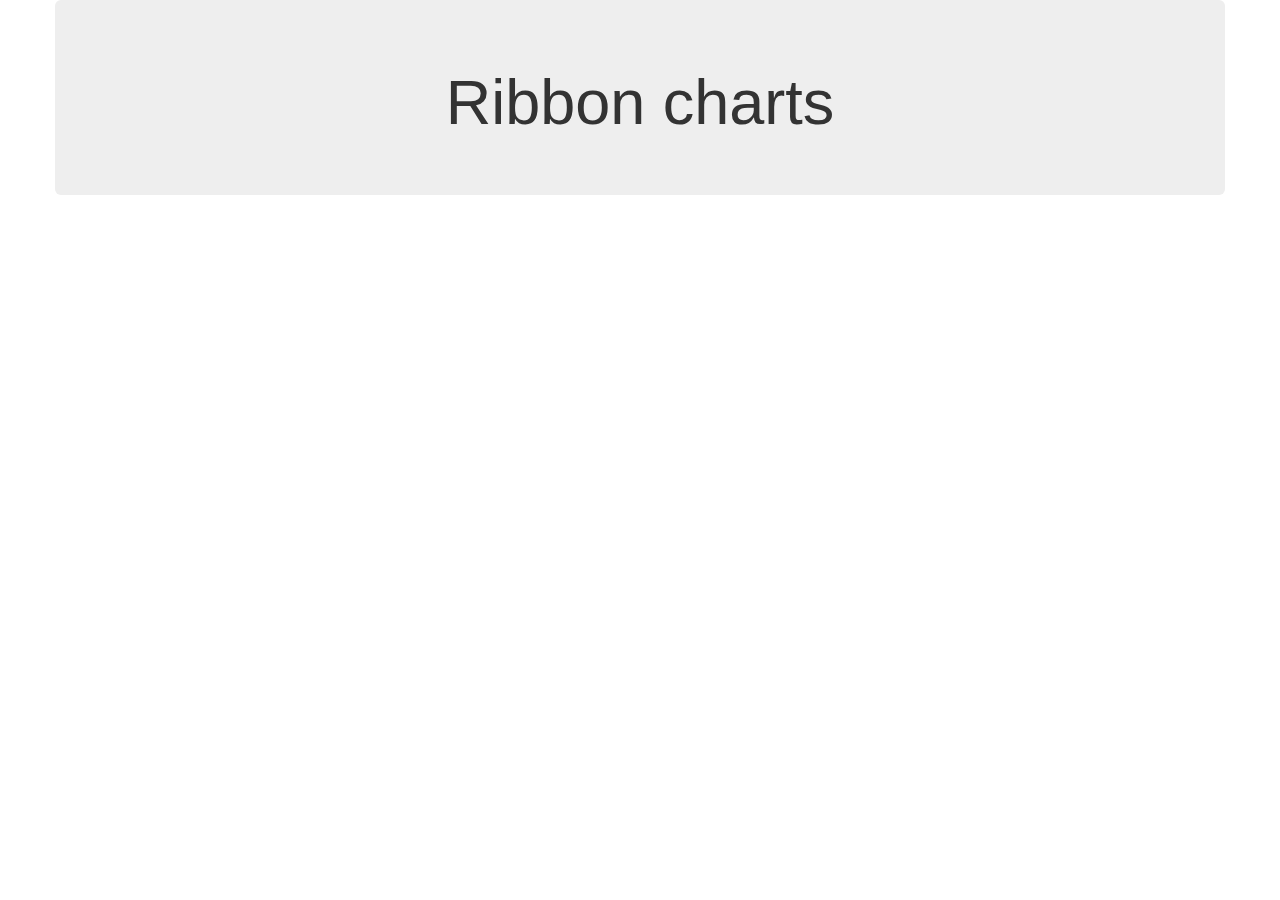
<file: Ribbon chart/index.html>
<!DOCTYPE html>
<html lang="en">

<head>
    <meta charset="UTF-8">
    <meta name="viewport" content="width=device-width, initial-scale=1.0">
    <meta http-equiv="X-UA-Compatible" content="ie=edge">
    <title>Ribbon charts</title>
    <link rel="stylesheet" href="https://maxcdn.bootstrapcdn.com/bootstrap/3.3.7/css/bootstrap.min.css">
  </head>
  

<body>
    <div class="container">
        <div class="row">
            <div class="col-md-12 jumbotron text-center">
              <h1>Ribbon charts</h1>
            </div>
        </div>
          
                         <div class="col-md-6">
                          <div id="temp"></div>            
                        </div>
                        
                        <div class="col-md-6">
                          <div id="perc"></div>
                          </div> 
        
                        <div class="col-md-6">
                            <div id="co"></div>
                        </div> 

    </div>
        <script src="https://d3js.org/d3.v5.min.js"></script>
        <script src='https://cdn.plot.ly/plotly-2.20.0.min.js'></script>
        <script src="https://cdn.plot.ly/plotly-latest.min.js"></script>
        <script src="https://d3js.org/d3.v5.min.js"></script>
        <script type="text/javascript" src="ribb.js"></script>
        
</body>
</html>
</file>
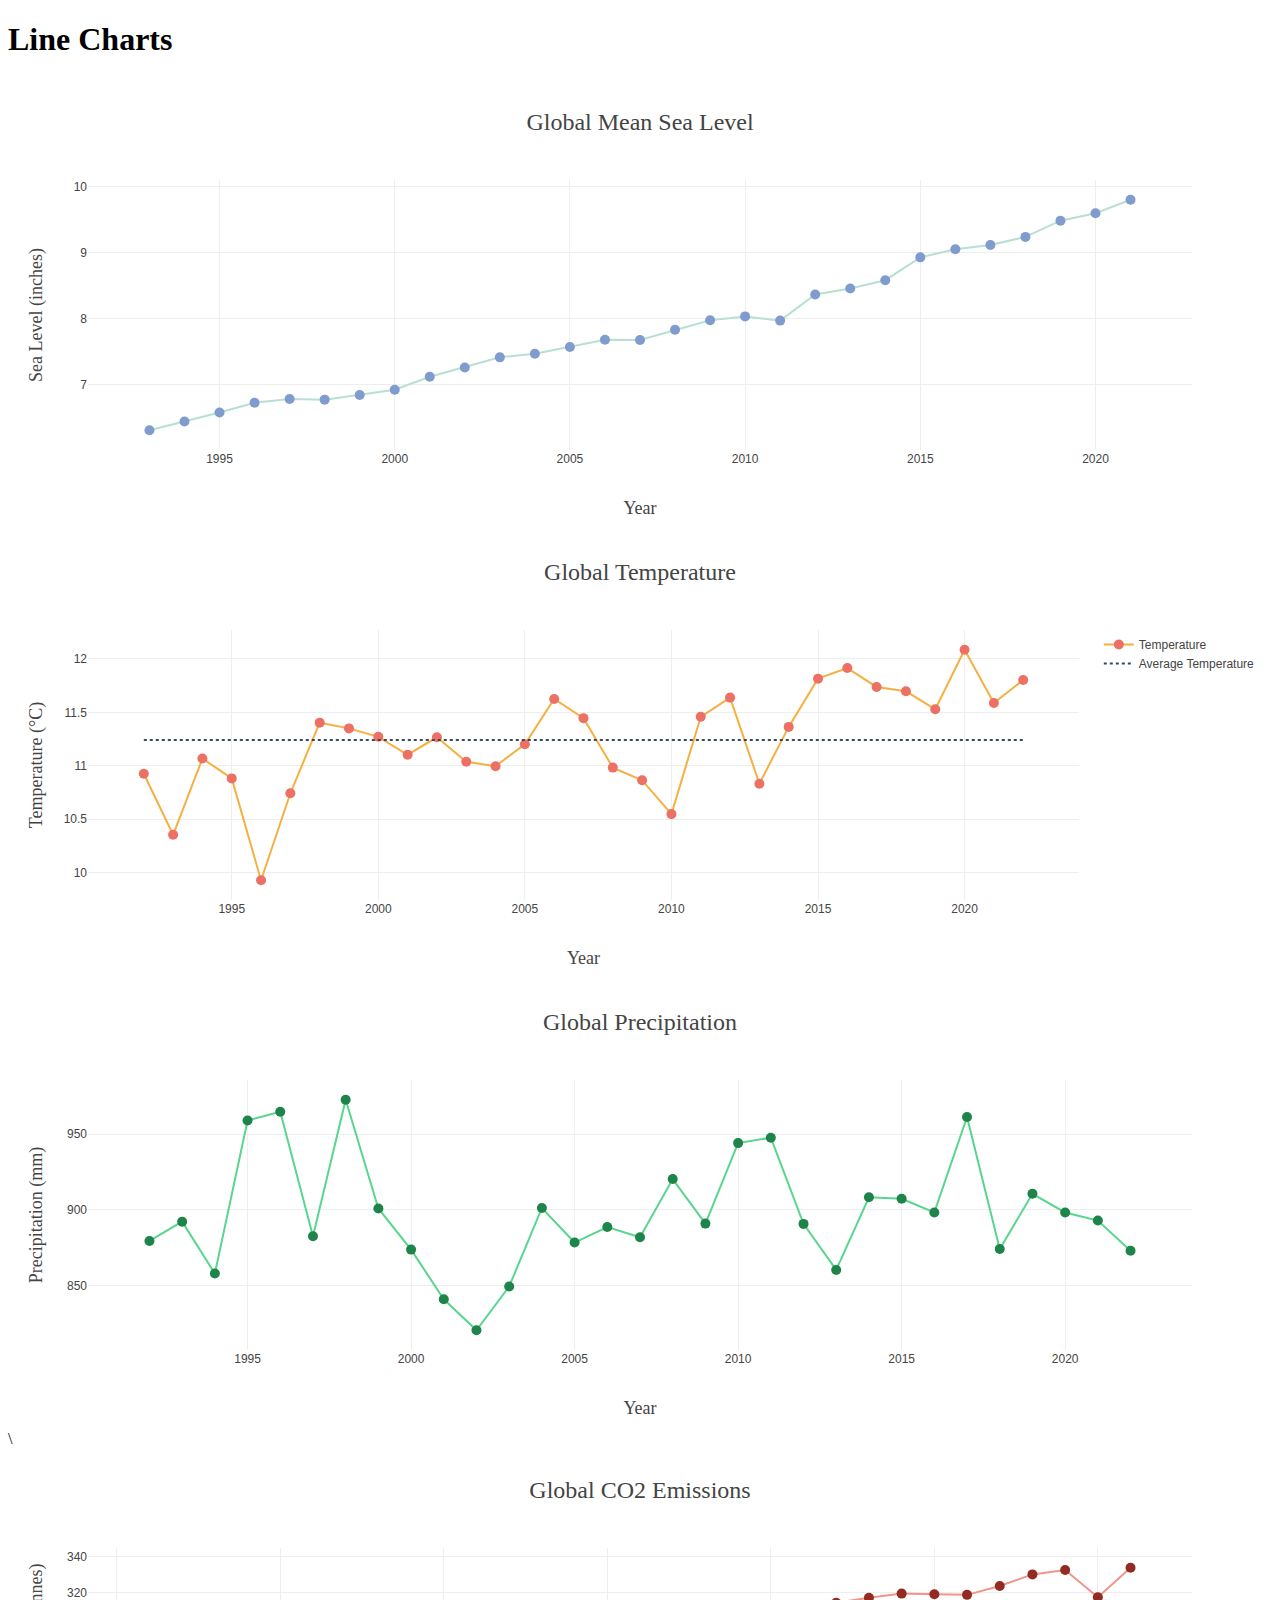
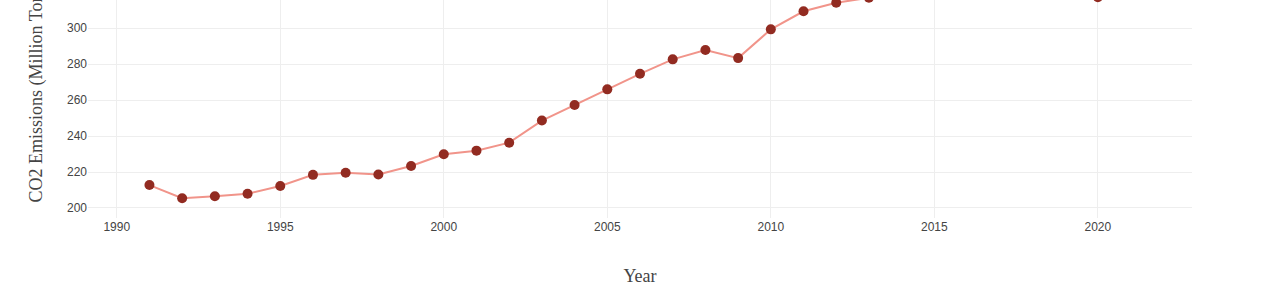
<file: All LineCharts - 1 ATM/Linecharts.html>
<!DOCTYPE html>
<html>
  <head>
    <title>My Plotly Charts</title>
  </head>
  <body>
    <h1>Line Charts</h1>
    <div id="seaLevelPlot"></div>
    <div id="temperaturePlot"></div>
    <div id="PrecipitationPlot"></div>\
    <div id="CO2EmissionPlot"></div>
    <script src="https://cdn.plot.ly/plotly-latest.min.js"></script>
    <script src="seaLevelData.js"></script>
    <script src="TemperatureData.js"></script>
    <script src="PrecipitationData.js"></script>
    <script src="CO2EmissionData.js"></script>
    <script src="SeaLevelLineChart.js"></script>
    <script src="TemperatureLineChart.js"></script>
    <script src="PrecipitationLineChart.js"></script>
    <script src="CO2EmissionLineChart.js"></script>


  </body>
</html>
</file>
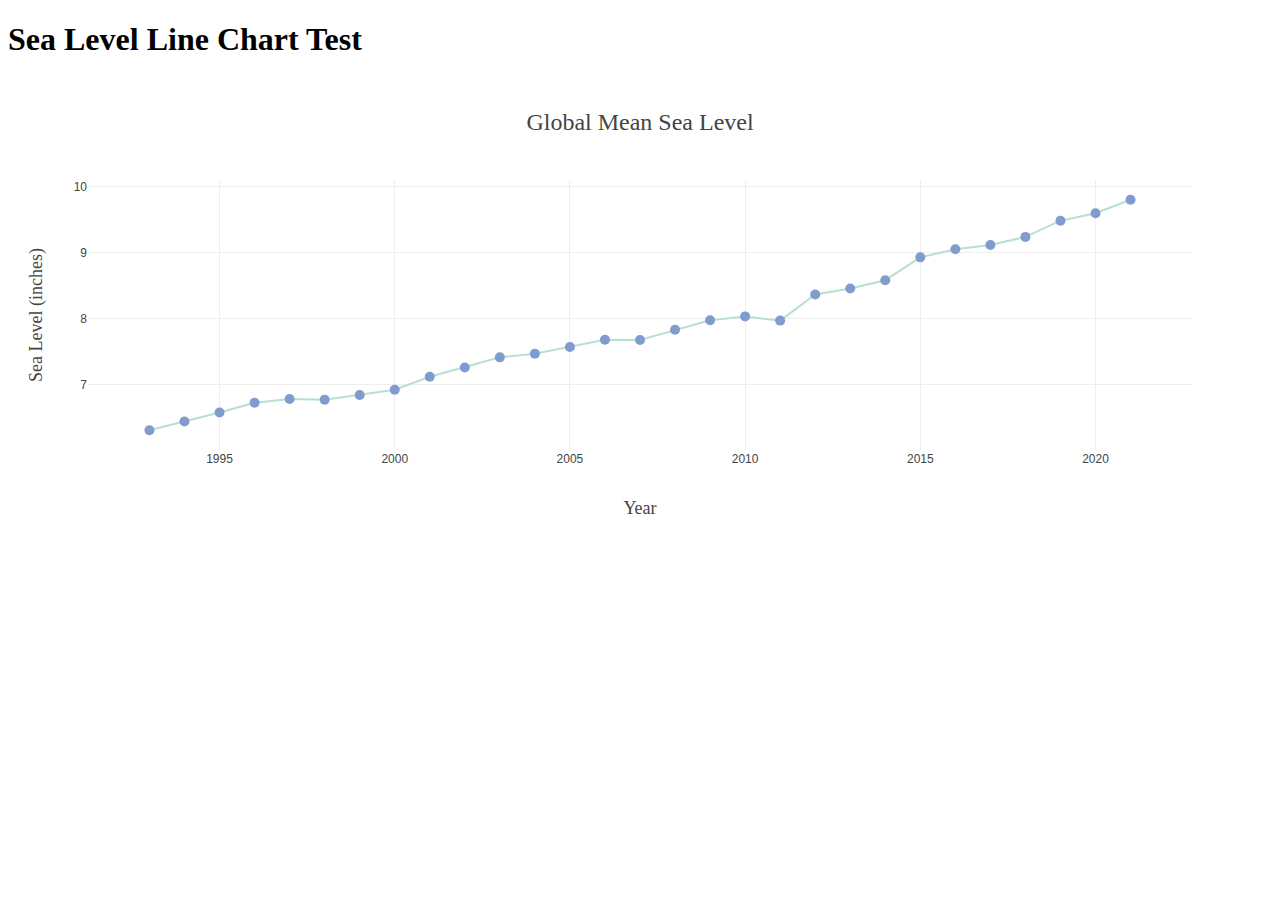
<file: All LineCharts - 1 ATM/SeaLevel.html>
<!DOCTYPE html>
<html>
  <head>
    <title>My Plotly Chart</title>
  </head>
  <body>
    <h1>Sea Level Line Chart Test</h1>
    <div id="myPlot"></div>
    <script src="https://cdn.plot.ly/plotly-latest.min.js"></script>
    <script src="seaLevelData.js"></script>
    <script src="script.js"></script>

  </body>
</html>
</file>
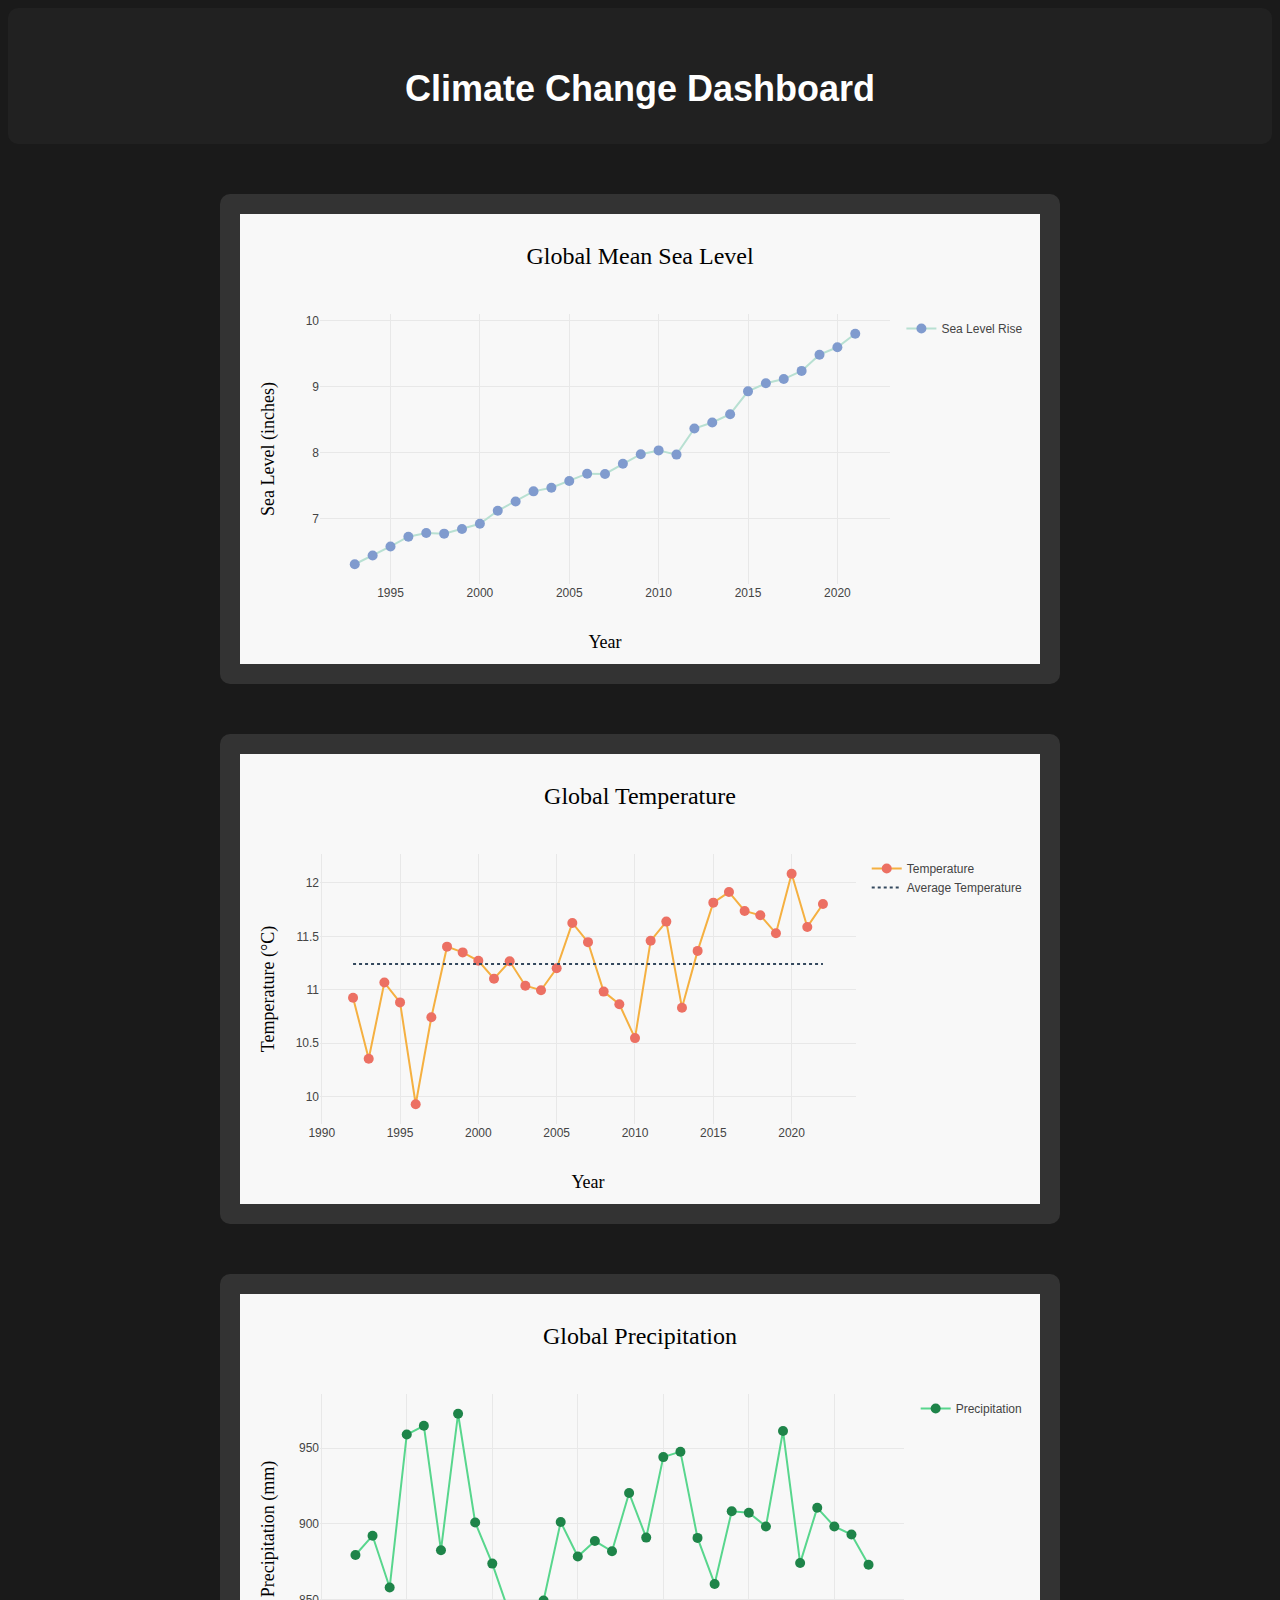
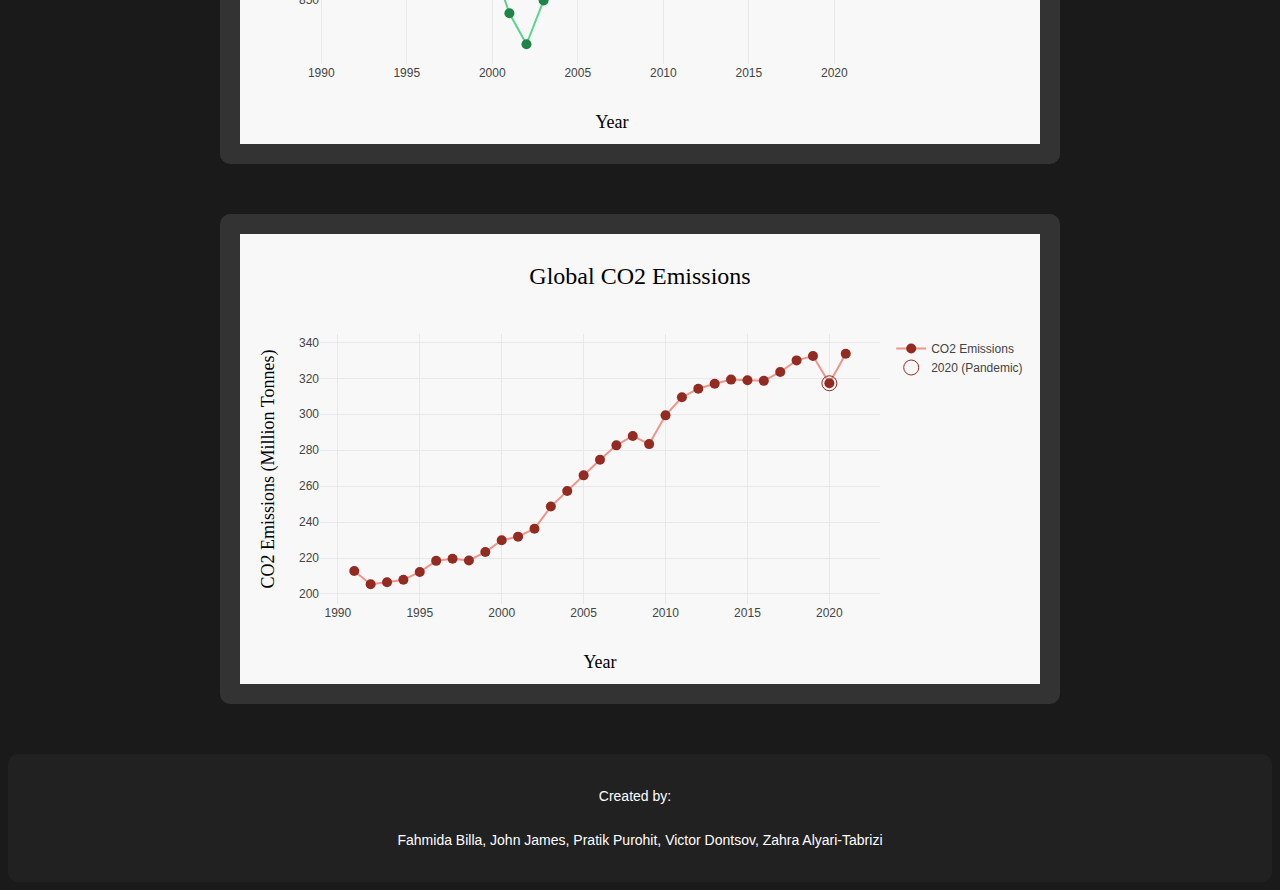
<file: All LineCharts - Pratik In Progress/Linecharts.html>
<!DOCTYPE html>
<html>
  <head>
    <title>My Plotly Charts</title>
    <link rel="stylesheet" type="text/css" href="style.css">
    <meta name="viewport" content="width=device-width, initial-scale=1.0">
  </head>
  <body>
    <header class="header">
      <h1 class="title">Climate Change Dashboard</h1>
    </header>
    <div class="chart-section">
      <div id="seaLevelPlot" class="chart"></div>
      <div id="temperaturePlot" class="chart"></div>
      <div id="PrecipitationPlot" class="chart"></div>
      <div id="CO2EmissionPlot" class="chart"></div>
    </div>
    <div class="data-section">
    </div>
    <footer class="footer">
      <p class="created-by">Created by:</p>
      <p class="authors">Fahmida Billa, John James, Pratik Purohit, Victor Dontsov, Zahra Alyari-Tabrizi</p>
    <script src="https://cdn.plot.ly/plotly-latest.min.js"></script>
    <script src="seaLevelData.js"></script>
    <script src="TemperatureData.js"></script>
    <script src="PrecipitationData.js"></script>
    <script src="CO2EmissionData.js"></script>
    <script src="SeaLevelLineChart.js"></script>
    <script src="TemperatureLineChart.js"></script>
    <script src="PrecipitationLineChart.js"></script>
    <script src="CO2EmissionLineChart.js"></script>
  </body>
</html>
</file>
<file: All LineCharts - Pratik In Progress/style.css>
body {
    background-color: #1a1a1a;
    color: #fff;
    font-family: Jost, sans-serif;
    text-align: center;
  }
  
  .header {
    background-color: #212121;
    padding: 10px;
    border-radius: 10px 10px 10px 10px;
  }
  
  .title {
    font-size: 36px;
    margin-top: 50px;
  }
  
  #seaLevelPlot, #temperaturePlot, #PrecipitationPlot, #CO2EmissionPlot {
    margin: 50px auto;
    max-width: 800px;
  }
  
  @media screen and (max-width: 768px) {
    #seaLevelPlot, #temperaturePlot, #PrecipitationPlot, #CO2EmissionPlot {
      max-width: 100%;
    }
  }
  
  .chart {
    background-color: #333;
    border-radius: 10px 10px 10px 10px;
    padding: 20px;
  }
  .footer {
    background-color: #212121;
    color: #fff;
    font-size: 14px;
    padding: 20px;
    margin-top: 50px;
    display: flex;
    justify-content: flex-end;
    align-items: center;
    border-radius: 10px 10px 10px 10px;
    flex-direction: column;
  }
  
  .footer img {
    margin-top: auto;
    margin-bottom: 10px;
  }
  
  .created-by {
    margin-right: 10px;
  }
  
  .author-list {
    margin: 0;
    padding: 0;
    display: flex;
  }
  
  .author-list li {
    margin-right: 10px;
  }
</file>
